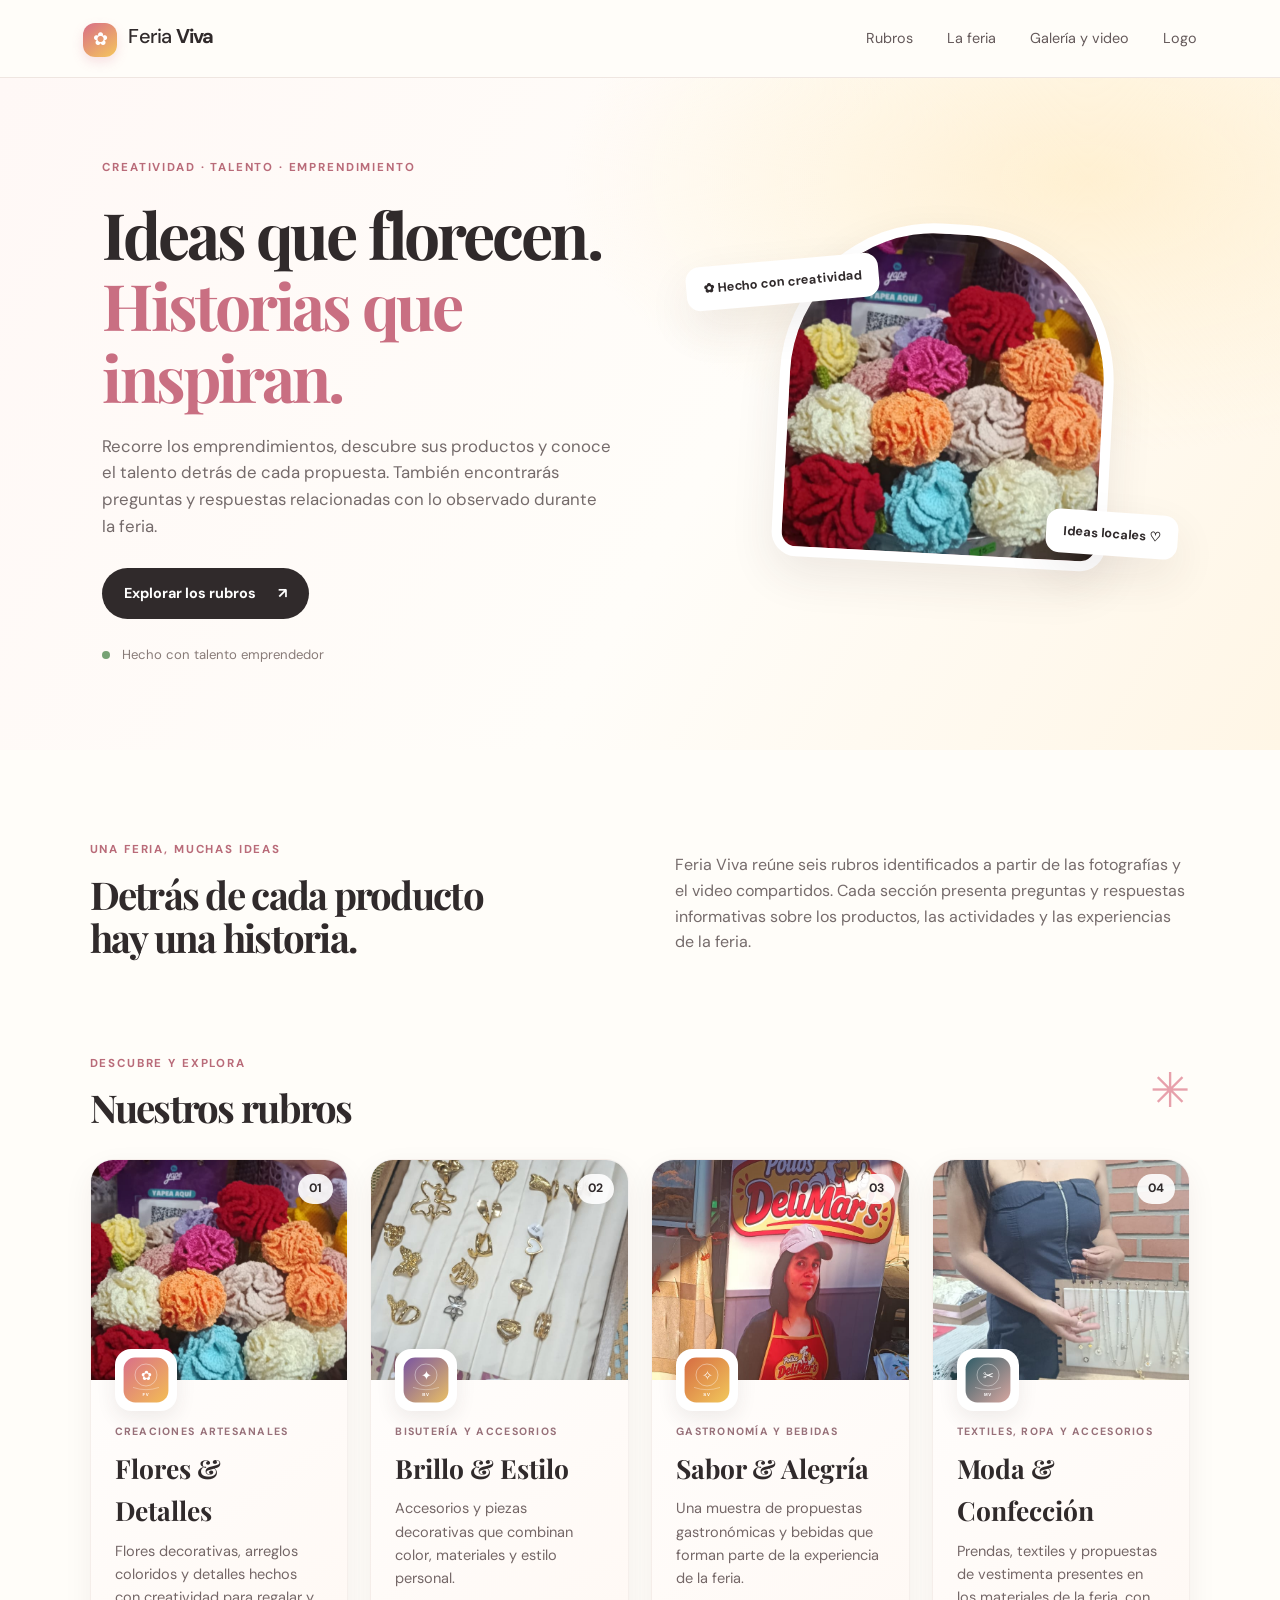
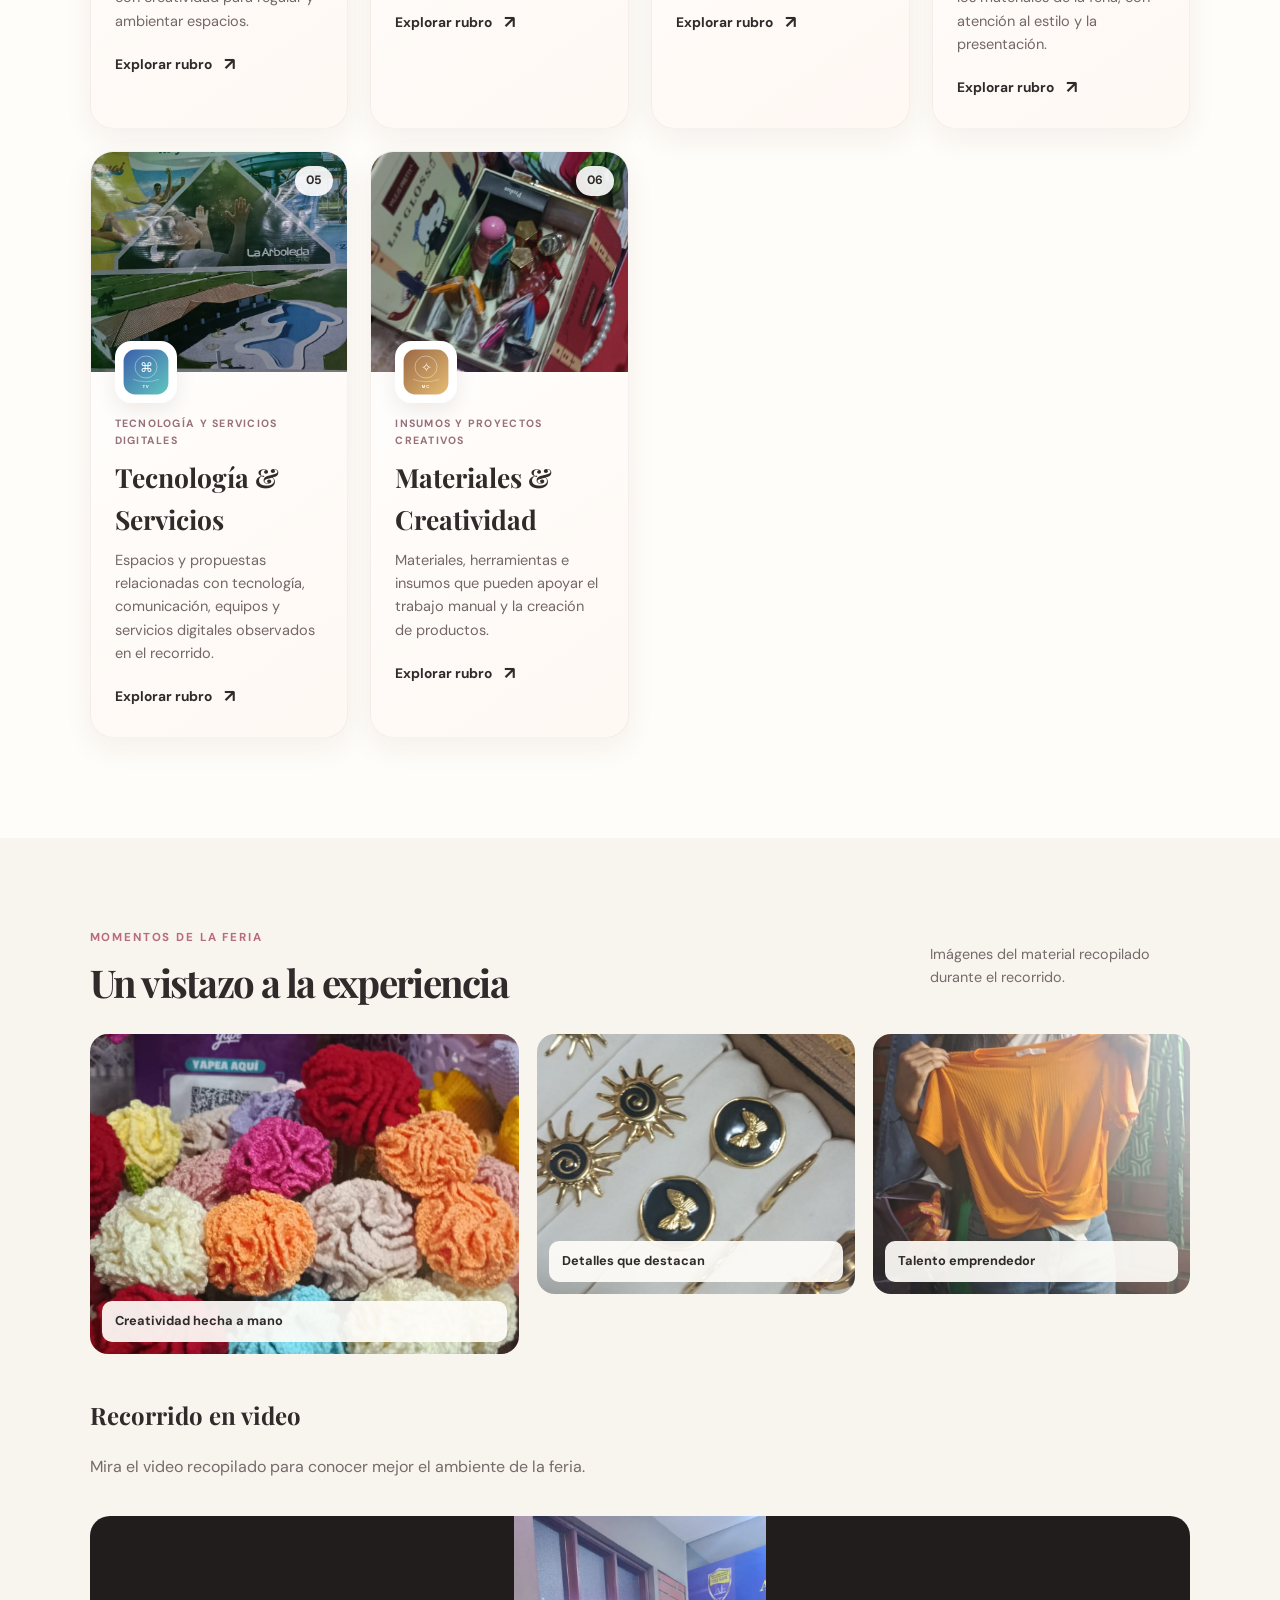
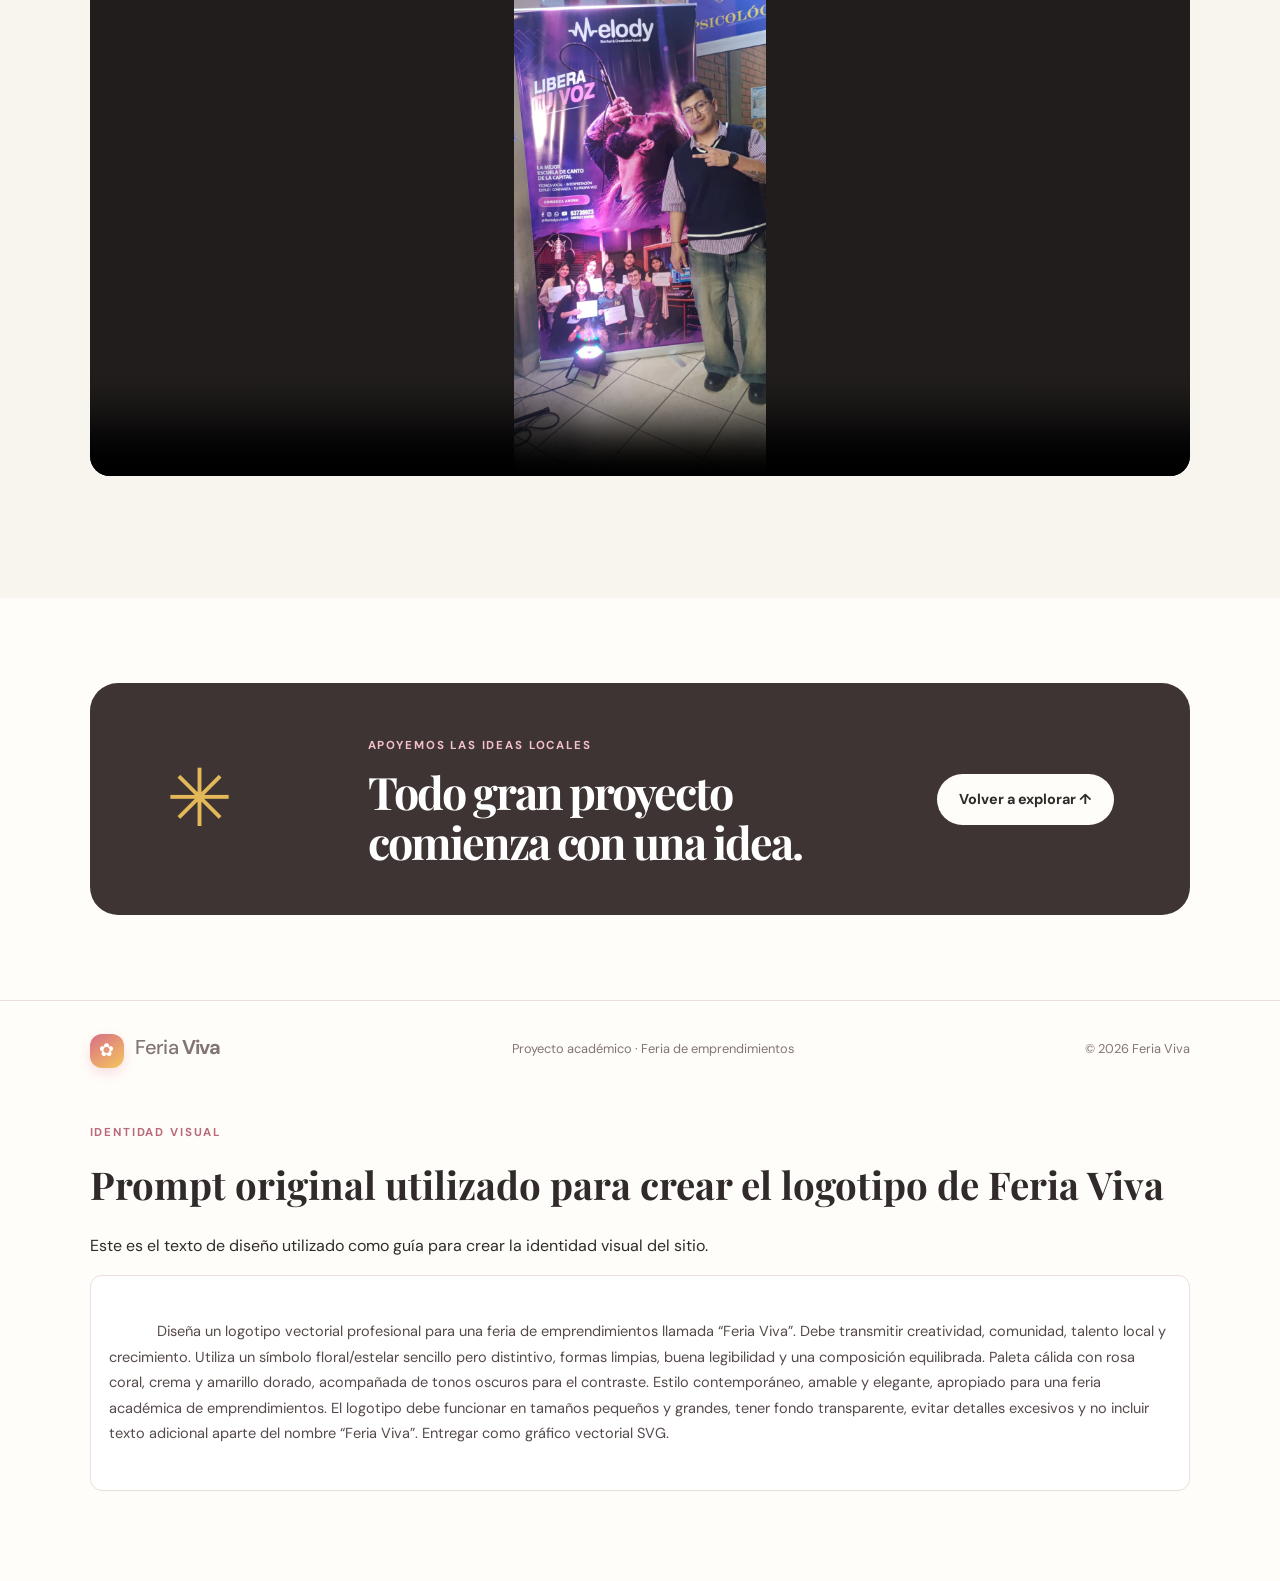
<file: index.html>
<!DOCTYPE html>
<html lang="es">
<head>
    <meta charset="utf-8"/>
    <meta content="width=device-width, initial-scale=1.0" name="viewport"/>
    <meta content="Explora los rubros y emprendimientos de Feria Viva, mira fotografías, videos y preguntas con sus respuestas." name="description"/>
    <title>Feria Viva | Emprendimientos</title>
    <link href="estilos.css" rel="stylesheet"/>
</head>
<body>

    <header class="site-header">
        <a class="brand" href="index.html">
            <span class="brand-mark">✿</span> Feria <strong>Viva</strong>
        </a>

        <button aria-expanded="false" aria-label="Abrir menú" class="menu-toggle">
            ☰
        </button>

        <nav class="main-nav">
            <a href="#emprendimientos">Rubros</a>
            <a href="#historia">La feria</a>
            <a href="#galeria">Galería y video</a>
            <a href="#prompt-logo">Logo</a>
        </nav>
    </header>

    <main>

        <section class="hero">
            <div class="hero-copy">
                <span class="eyebrow">CREATIVIDAD · TALENTO · EMPRENDIMIENTO</span>

                <h1>
                    Ideas que florecen.<br/>
                    <span>Historias que inspiran.</span>
                </h1>

                <p>
                    Recorre los emprendimientos, descubre sus productos y conoce el talento detrás de cada propuesta. También encontrarás preguntas y respuestas relacionadas con lo observado durante la feria.
                </p>

                <a class="button button-primary" href="#emprendimientos">
                    Explorar los rubros <span aria-hidden="true">↗</span>
                </a>

                <div class="hero-note">
                    <span class="note-dot"></span>
                    Hecho con talento emprendedor
                </div>
            </div>

            <div class="hero-art">
                <div class="hero-photo hero-photo-main">
                    <img
                        alt="Flores artesanales presentadas en la feria"
                        src="img/flores/flores-artesanales-1.jpg"
                    />
                </div>

                <div class="floating-tag tag-one">
                    ✿ Hecho con creatividad
                </div>

                <div class="floating-tag tag-two">
                    Ideas locales ♡
                </div>

                <div class="hero-circle"></div>
            </div>
        </section>

        <section class="intro section-wrap" id="historia">
            <div>
                <span class="eyebrow">UNA FERIA, MUCHAS IDEAS</span>

                <h2>
                    Detrás de cada producto<br/>
                    hay una historia.
                </h2>
            </div>

            <p>
                Feria Viva reúne seis rubros identificados a partir de las fotografías y el video compartidos. Cada sección presenta preguntas y respuestas informativas sobre los productos, las actividades y las experiencias de la feria.
            </p>
        </section>

        <section class="section-wrap businesses" id="emprendimientos">
            <div class="section-heading">
                <div>
                    <span class="eyebrow">DESCUBRE Y EXPLORA</span>
                    <h2>Nuestros rubros</h2>
                </div>

                <span class="heading-flower">✳</span>
            </div>

            <div class="business-grid">

                <article class="business-card card-pink">
                    <div class="card-image">
                        <img
                            alt="Fotografía de Flores &amp; Detalles"
                            loading="lazy"
                            src="img/flores/flores-artesanales-1.jpg"
                        />
                        <span class="card-number">01</span>
                    </div>

                    <div class="card-content">
                        <img
                            alt="Logo Flores &amp; Detalles"
                            class="mini-logo"
                            src="img/logos/logo-flores.svg"
                        />

                        <span class="category">CREACIONES ARTESANALES</span>
                        <h3>Flores &amp; Detalles</h3>

                        <p>
                            Flores decorativas, arreglos coloridos y detalles hechos con creatividad para regalar y ambientar espacios.
                        </p>

                        <a class="text-link" href="paginas/flores.html">
                            Explorar rubro <span>↗</span>
                        </a>
                    </div>
                </article>

                <article class="business-card card-cream">
                    <div class="card-image">
                        <img
                            alt="Fotografía de Brillo &amp; Estilo"
                            loading="lazy"
                            src="img/bisuteria/bisuteria-1.jpg"
                        />
                        <span class="card-number">02</span>
                    </div>

                    <div class="card-content">
                        <img
                            alt="Logo Brillo &amp; Estilo"
                            class="mini-logo"
                            src="img/logos/logo-bisuteria.svg"
                        />

                        <span class="category">BISUTERÍA Y ACCESORIOS</span>
                        <h3>Brillo &amp; Estilo</h3>

                        <p>
                            Accesorios y piezas decorativas que combinan color, materiales y estilo personal.
                        </p>

                        <a class="text-link" href="paginas/bisuteria.html">
                            Explorar rubro <span>↗</span>
                        </a>
                    </div>
                </article>

                <article class="business-card card-yellow">
                    <div class="card-image">
                        <img
                            alt="Fotografía de Sabor &amp; Alegría"
                            loading="lazy"
                            src="img/gastronomia/wa0161.jpg"
                        />
                        <span class="card-number">03</span>
                    </div>

                    <div class="card-content">
                        <img
                            alt="Logo Sabor &amp; Alegría"
                            class="mini-logo"
                            src="img/logos/logo-gastronomia.svg"
                        />

                        <span class="category">GASTRONOMÍA Y BEBIDAS</span>
                        <h3>Sabor &amp; Alegría</h3>

                        <p>
                            Una muestra de propuestas gastronómicas y bebidas que forman parte de la experiencia de la feria.
                        </p>

                        <a class="text-link" href="paginas/gastronomia.html">
                            Explorar rubro <span>↗</span>
                        </a>
                    </div>
                </article>

                <article class="business-card card-cream">
                    <div class="card-image">
                        <img
                            alt="Fotografía de Moda &amp; Confección"
                            loading="lazy"
                            src="img/moda/wa0149.jpg"
                        />
                        <span class="card-number">04</span>
                    </div>

                    <div class="card-content">
                        <img
                            alt="Logo Moda &amp; Confección"
                            class="mini-logo"
                            src="img/logos/logo-moda.svg"
                        />

                        <span class="category">TEXTILES, ROPA Y ACCESORIOS</span>
                        <h3>Moda &amp; Confección</h3>

                        <p>
                            Prendas, textiles y propuestas de vestimenta presentes en los materiales de la feria, con atención al estilo y la presentación.
                        </p>

                        <a class="text-link" href="paginas/moda.html">
                            Explorar rubro <span>↗</span>
                        </a>
                    </div>
                </article>

                <article class="business-card card-pink">
                    <div class="card-image">
                        <img
                            alt="Fotografía de Tecnología &amp; Servicios"
                            loading="lazy"
                            src="img/tecnologia/wa0144.jpg"
                        />
                        <span class="card-number">05</span>
                    </div>

                    <div class="card-content">
                        <img
                            alt="Logo Tecnología &amp; Servicios"
                            class="mini-logo"
                            src="img/logos/logo-tecnologia.svg"
                        />

                        <span class="category">TECNOLOGÍA Y SERVICIOS DIGITALES</span>
                        <h3>Tecnología &amp; Servicios</h3>

                        <p>
                            Espacios y propuestas relacionadas con tecnología, comunicación, equipos y servicios digitales observados en el recorrido.
                        </p>

                        <a class="text-link" href="paginas/tecnologia.html">
                            Explorar rubro <span>↗</span>
                        </a>
                    </div>
                </article>

                <article class="business-card card-yellow">
                    <div class="card-image">
                        <img
                            alt="Fotografía de Materiales &amp; Creatividad"
                            loading="lazy"
                            src="img/materiales/wa0155.jpg"
                        />
                        <span class="card-number">06</span>
                    </div>

                    <div class="card-content">
                        <img
                            alt="Logo Materiales &amp; Creatividad"
                            class="mini-logo"
                            src="img/logos/logo-materiales.svg"
                        />

                        <span class="category">INSUMOS Y PROYECTOS CREATIVOS</span>
                        <h3>Materiales &amp; Creatividad</h3>

                        <p>
                            Materiales, herramientas e insumos que pueden apoyar el trabajo manual y la creación de productos.
                        </p>

                        <a class="text-link" href="paginas/materiales.html">
                            Explorar rubro <span>↗</span>
                        </a>
                    </div>
                </article>

            </div>
        </section>

        <section class="gallery-section" id="galeria">
            <div class="section-wrap">
                <div class="section-heading">
                    <div>
                        <span class="eyebrow">MOMENTOS DE LA FERIA</span>
                        <h2>Un vistazo a la experiencia</h2>
                    </div>

                    <p>
                        Imágenes del material recopilado durante el recorrido.
                    </p>
                </div>

                <div class="gallery-grid">
                    <figure class="gallery-large">
                        <img
                            alt="Flores artesanales en exposición"
                            loading="lazy"
                            src="img/flores/flores-artesanales-1.jpg"
                        />
                        <figcaption>Creatividad hecha a mano</figcaption>
                    </figure>

                    <figure>
                        <img
                            alt="Accesorios en exhibición"
                            loading="lazy"
                            src="img/bisuteria/wa0164.jpg"
                        />
                        <figcaption>Detalles que destacan</figcaption>
                    </figure>

                    <figure>
                        <img
                            alt="Presentación de ropa"
                            loading="lazy"
                            src="img/moda/wa0172.jpg"
                        />
                        <figcaption>Talento emprendedor</figcaption>
                    </figure>
                </div>

                <h2 style="font-family:'Playfair Display',Georgia,serif;margin-top:42px">
                    Recorrido en video
                </h2>

                <p class="quiz-intro">
                    Mira el video recopilado para conocer mejor el ambiente de la feria.
                </p>

                <video
                    class="video-frame"
                    controls=""
                    poster="img/feria/feria-puesto-2.jpg"
                    preload="metadata"
                >
                    <source
                        src="video/recorrido-feria.mp4"
                        type="video/mp4"
                    />
                    Tu navegador no puede reproducir este video.
                </video>
            </div>
        </section>

        <section class="closing section-wrap">
            <div class="closing-star">✳</div>

            <div>
                <span class="eyebrow">APOYEMOS LAS IDEAS LOCALES</span>

                <h2>
                    Todo gran proyecto<br/>
                    comienza con una idea.
                </h2>
            </div>

            <a class="button button-light" href="#emprendimientos">
                Volver a explorar ↑
            </a>
        </section>

    </main>

    <footer class="site-footer">
        <a class="brand" href="index.html">
            <span class="brand-mark">✿</span> Feria <strong>Viva</strong>
        </a>

        <p>Proyecto académico · Feria de emprendimientos</p>

        <span>© <span id="year"></span> Feria Viva</span>
    </footer>

    <section class="section-wrap prompt-section" id="prompt-logo">
        <span class="eyebrow">IDENTIDAD VISUAL</span>

        <h2>
            Prompt original utilizado para crear el logotipo de Feria Viva
        </h2>

        <p>
            Este es el texto de diseño utilizado como guía para crear la identidad visual del sitio.
        </p>

        <p class="prompt-box">
            Diseña un logotipo vectorial profesional para una feria de emprendimientos llamada “Feria Viva”. Debe transmitir creatividad, comunidad, talento local y crecimiento. Utiliza un símbolo floral/estelar sencillo pero distintivo, formas limpias, buena legibilidad y una composición equilibrada. Paleta cálida con rosa coral, crema y amarillo dorado, acompañada de tonos oscuros para el contraste. Estilo contemporáneo, amable y elegante, apropiado para una feria académica de emprendimientos. El logotipo debe funcionar en tamaños pequeños y grandes, tener fondo transparente, evitar detalles excesivos y no incluir texto adicional aparte del nombre “Feria Viva”. Entregar como gráfico vectorial SVG.
        </p>
    </section>

    <script src="script.js"></script>

</body>
</html>
</file>
<file: estilos.css>
@import url('https://fonts.googleapis.com/css2?family=DM+Sans:wght@400;500;600;700&family=Playfair+Display:wght@500;600;700&display=swap');
:root{--ink:#302a2b;--muted:#756b6b;--pink:#f5a4b3;--pink-light:#fff0f2;--cream:#f7f0e5;--yellow:#f5c75d;--green:#59785d;--white:#fffdf9;--line:#eadfda;--shadow:0 18px 45px rgba(66,42,39,.09)}
*{box-sizing:border-box}html{scroll-behavior:smooth;scroll-padding-top:90px}body{margin:0;background:var(--white);color:var(--ink);font-family:'DM Sans',Arial,sans-serif;line-height:1.6}img{max-width:100%;display:block}a{color:inherit;text-decoration:none}.site-header{height:78px;padding:0 6.5%;display:flex;align-items:center;justify-content:space-between;background:rgba(255,253,249,.95);border-bottom:1px solid rgba(234,223,218,.75);position:sticky;top:0;z-index:10;backdrop-filter:blur(12px)}.brand{font-size:1.25rem;font-weight:500;letter-spacing:-.04em}.brand strong{font-weight:700}.brand-mark{color:#df7489;font-size:1.7rem;margin-right:7px;vertical-align:-2px}.main-nav{display:flex;gap:34px;font-size:.9rem;color:#64595a}.main-nav a:hover,.text-link:hover{color:#c35d75}.menu-toggle{display:none;border:0;background:transparent;font-size:1.5rem}.hero{min-height:570px;padding:75px 8% 85px;display:grid;grid-template-columns:1.05fr .95fr;gap:40px;align-items:center;background:radial-gradient(ellipse at 85% 15%,#fff0d2 0,transparent 34%),linear-gradient(120deg,#fff8f6 0%,#fffdf9 56%,#fff6e6 100%);overflow:hidden}.hero-copy{max-width:610px;position:relative;z-index:1}.eyebrow{font-size:.72rem;font-weight:700;letter-spacing:.16em;color:#b96b79}.hero h1,.section-heading h2,.intro h2,.closing h2,.detail-hero h1{font-family:'Playfair Display',Georgia,serif;letter-spacing:-.045em;line-height:1.12}.hero h1{font-size:clamp(2.7rem,5vw,4.7rem);margin:19px 0 20px}.hero h1 span{color:#c96f82}.hero-copy>p{max-width:510px;color:var(--muted);font-size:1.05rem;margin-bottom:28px}.button{display:inline-flex;gap:22px;align-items:center;border-radius:999px;padding:14px 22px;font-weight:700;font-size:.9rem;transition:transform .2s,box-shadow .2s}.button:hover{transform:translateY(-3px);box-shadow:var(--shadow)}.button-primary{background:var(--ink);color:white}.hero-note{margin-top:25px;color:#887b78;font-size:.82rem}.note-dot{display:inline-block;width:8px;height:8px;background:#77a274;border-radius:50%;margin-right:8px}.hero-art{height:390px;position:relative}.hero-photo{position:absolute;overflow:hidden;border:10px solid #fff;border-radius:46% 46% 25px 25px;box-shadow:var(--shadow);background:#f8dfe2}.hero-photo-main{width:68%;height:340px;right:13%;top:10px;transform:rotate(3deg)}.hero-photo img{width:100%;height:100%;object-fit:cover}.hero-circle{position:absolute;width:95px;height:95px;border-radius:50%;background:#f5c75d;opacity:.65;right:0;bottom:8px;z-index:-1}.floating-tag{position:absolute;background:white;padding:12px 17px;border-radius:14px;box-shadow:var(--shadow);font-size:.8rem;font-weight:700}.tag-one{top:46px;left:0;transform:rotate(-5deg)}.tag-two{right:0;bottom:48px;transform:rotate(4deg)}.section-wrap{width:min(1120px,86%);margin:0 auto}.intro{padding:85px 0 45px;display:grid;grid-template-columns:1fr 1fr;gap:70px;align-items:end}.intro h2,.section-heading h2{font-size:clamp(2rem,3vw,3rem);margin:12px 0 0}.intro>p{color:var(--muted);margin:0 0 4px}.businesses{padding:45px 0 100px}.section-heading{display:flex;align-items:end;justify-content:space-between;gap:20px;margin-bottom:30px}.heading-flower{font-size:3rem;color:#e7a0ab}.business-grid{display:grid;grid-template-columns:repeat(3,1fr);gap:22px}.business-card{border-radius:23px;overflow:hidden;box-shadow:0 10px 30px rgba(66,42,39,.06);border:1px solid rgba(80,50,40,.06);transition:transform .25s,box-shadow .25s}.business-card:hover{transform:translateY(-7px);box-shadow:var(--shadow)}.card-pink{background:#fff0f2}.card-cream{background:#f8f2e8}.card-yellow{background:#fff4d7}.card-image{height:220px;position:relative;background:#eee}.card-image img{height:100%;width:100%;object-fit:cover;transition:transform .5s}.business-card:hover .card-image img{transform:scale(1.04)}.card-number{position:absolute;right:14px;top:14px;background:rgba(255,255,255,.9);border-radius:99px;padding:5px 11px;font-size:.76rem;font-weight:700}.card-content{padding:23px 24px 27px;position:relative}.mini-logo{width:62px;height:62px;object-fit:contain;border-radius:16px;background:white;padding:3px;margin-top:-54px;position:relative;border:4px solid rgba(255,255,255,.9);margin-bottom:13px}.category{display:block;font-size:.66rem;letter-spacing:.12em;font-weight:700;color:#98717a}.card-content h3{font-family:'Playfair Display',Georgia,serif;font-size:1.65rem;margin:6px 0 8px}.card-content p{font-size:.91rem;color:#746767;min-height:55px;margin:0 0 17px}.text-link{font-weight:700;font-size:.86rem;display:inline-flex;gap:12px;align-items:center}.text-link span{font-size:1.1rem}.gallery-section{background:#f8f4ee;padding:85px 0 95px}.gallery-section .section-heading>p{color:var(--muted);max-width:260px;font-size:.9rem}.gallery-grid{display:grid;grid-template-columns:1.35fr 1fr 1fr;gap:18px}.gallery-grid figure{margin:0;position:relative;height:260px;border-radius:18px;overflow:hidden;background:#ddd}.gallery-grid .gallery-large{height:320px;grid-row:span 1}.gallery-grid img{width:100%;height:100%;object-fit:cover;transition:transform .4s}.gallery-grid figure:hover img{transform:scale(1.04)}.gallery-grid figcaption{position:absolute;left:12px;right:12px;bottom:12px;background:rgba(255,253,249,.92);border-radius:10px;padding:10px 13px;font-size:.8rem;font-weight:700}.closing{margin:85px auto;background:#3d3433;color:white;border-radius:28px;padding:48px 6%;display:flex;align-items:center;justify-content:space-between;gap:25px;position:relative;overflow:hidden}.closing .eyebrow{color:#f5c1c9}.closing h2{font-size:clamp(2rem,3.5vw,3rem);margin:10px 0 0}.closing-star{font-size:5rem;color:#f5c75d;opacity:.9}.button-light{background:#fffdf9;color:var(--ink);white-space:nowrap}.site-footer{padding:30px 7%;border-top:1px solid var(--line);display:flex;align-items:center;justify-content:space-between;gap:20px;color:#817575;font-size:.8rem}.site-footer p{margin:0}.detail-hero{padding:65px 7% 60px;background:linear-gradient(120deg,#fff0f2,#fffdf9);display:grid;grid-template-columns:1fr .7fr;gap:40px;align-items:center}.detail-hero .detail-logo{width:min(280px,70%);justify-self:center;filter:drop-shadow(0 15px 20px rgba(60,30,30,.08))}.detail-hero h1{font-size:clamp(2.7rem,5vw,4.3rem);margin:15px 0}.detail-hero p{max-width:580px;color:var(--muted)}.detail-content{padding:55px 0 85px}.detail-two-col{display:grid;grid-template-columns:1fr 1fr;gap:24px;margin:25px 0}.info-panel{padding:27px;border-radius:20px;background:#f8f3ed}.info-panel h2{font-family:'Playfair Display',Georgia,serif;margin:0 0 12px;font-size:1.6rem}.info-panel p{color:#6f6563}.prompt-box{white-space:pre-wrap;font-size:.91rem;background:white;border:1px solid var(--line);padding:18px;border-radius:12px;color:#554a49}.detail-gallery{display:grid;grid-template-columns:repeat(3,1fr);gap:15px;margin:25px 0 40px}.detail-gallery img{width:100%;height:240px;object-fit:cover;border-radius:16px}.back-link{display:inline-block;margin-top:12px;font-weight:700;color:#b65f72}.notice{padding:14px 17px;border-left:4px solid #e5b44f;background:#fff7df;border-radius:0 12px 12px 0;color:#6d5a34;font-size:.88rem}
@media(max-width:800px){.site-header{height:68px;padding:0 6%}.menu-toggle{display:block}.main-nav{display:none;position:absolute;top:68px;left:0;right:0;background:var(--white);padding:20px 7%;flex-direction:column;gap:18px;border-bottom:1px solid var(--line)}.main-nav.open{display:flex}.hero{grid-template-columns:1fr;padding:55px 7% 65px;gap:20px}.hero-art{height:330px;max-width:500px;width:100%;margin:auto}.hero-photo-main{height:290px}.intro{grid-template-columns:1fr;gap:15px;padding-top:60px}.business-grid{grid-template-columns:1fr 1fr}.business-card:last-child{grid-column:1/-1;max-width:calc(50% - 11px)}.gallery-grid{grid-template-columns:1fr 1fr}.gallery-grid .gallery-large{grid-column:1/-1;height:300px}.closing{flex-wrap:wrap}.closing-star{font-size:3rem}.site-footer{flex-wrap:wrap}.detail-hero{grid-template-columns:1fr}.detail-hero .detail-logo{width:180px;grid-row:1}.detail-two-col{grid-template-columns:1fr}}
@media(max-width:540px){.hero h1{font-size:2.75rem}.hero-art{height:285px}.hero-photo-main{height:250px;width:70%;right:12%}.floating-tag{font-size:.72rem;padding:9px 12px}.intro h2,.section-heading h2{font-size:2.1rem}.section-heading{align-items:start}.business-grid{grid-template-columns:1fr}.business-card:last-child{grid-column:auto;max-width:none}.card-image{height:235px}.gallery-section{padding:60px 0}.gallery-grid{grid-template-columns:1fr}.gallery-grid .gallery-large,.gallery-grid figure{height:250px;grid-column:auto}.closing{padding:35px 25px;margin:55px auto}.closing-star{display:none}.site-footer{flex-direction:column;align-items:flex-start}.detail-gallery{grid-template-columns:1fr 1fr}.detail-gallery img{height:170px}.detail-hero{padding:45px 7%}.section-wrap{width:88%}}

/* Mejoras de identidad, nuevos rubros y cuestionarios */
.brand-mark{display:inline-grid;place-items:center;width:34px;height:34px;border-radius:12px;background:linear-gradient(145deg,#d86e87,#f5c75d);color:#fff!important;font-size:1.15rem;box-shadow:0 5px 12px #d86e8733}.mini-logo{box-shadow:0 7px 20px #39292b16}.business-grid{grid-template-columns:repeat(auto-fit,minmax(245px,1fr))}.business-card{background:linear-gradient(145deg,#fff,#fff8f3)}.card-image img{object-position:center}.quiz-box{margin:40px 0;padding:clamp(22px,4vw,38px);border-radius:24px;background:linear-gradient(135deg,#fff7ef,#f7f3ff);border:1px solid #eee1dd}.quiz-box h2{font-family:'Playfair Display',Georgia,serif;font-size:2rem;margin:8px 0}.quiz-intro{color:var(--muted)}.quiz-question{padding:20px 0;border-bottom:1px solid #e8deda}.quiz-question:last-of-type{border:0}.quiz-question h3{font-size:1rem;margin:0 0 12px}.quiz-options{display:grid;gap:9px}.quiz-options label{display:flex;align-items:flex-start;gap:10px;padding:11px 13px;border-radius:12px;background:#fff;cursor:pointer;border:1px solid #eee5e0}.quiz-options label:has(input:checked){border-color:#c77c8d;background:#fff0f3}.quiz-options input{margin-top:5px;accent-color:#bd637b}.quiz-actions{display:flex;align-items:center;gap:16px;flex-wrap:wrap;margin-top:20px}.quiz-result{font-weight:700;color:#47724d}.quiz-feedback{margin-top:14px;color:var(--muted);font-size:.9rem}.video-frame{width:100%;max-height:560px;border-radius:20px;background:#211d1d;margin:20px 0}.gallery-grid img,.detail-gallery img{background:#eee}.business-card .category{min-height:1.2em}.new-badge{display:inline-block;background:#e7f2e8;color:#416747;border-radius:999px;padding:5px 10px;font-size:.7rem;font-weight:700;margin-bottom:10px}

/* Preguntas y respuestas informativas: sin formulario ni puntuación */
.qa-item{padding:18px 0;border-bottom:1px solid #e8deda}.qa-item:last-child{border-bottom:0}.qa-item h3{font-size:1.03rem;margin:0 0 8px;color:var(--ink)}.qa-answer{margin:0;color:#6f6563}.qa-answer strong{color:#4d4141}.prompt-section{padding:20px 0 75px}.prompt-section h2{font-family:'Playfair Display',Georgia,serif;font-size:clamp(1.8rem,3vw,2.5rem);margin:10px 0 18px}.prompt-section .prompt-box{line-height:1.75}

/* =========================================
   PROMPTS UTILIZADOS PARA CREAR LOS LOGOS
   ========================================= */

.seccion-prompt {
    width: 100%;
    padding: 45px 20px;
    margin-top: 35px;
    box-sizing: border-box;
}

.contenedor-prompt {
    width: 100%;
    max-width: 1000px;
    margin: 0 auto;
}

.seccion-prompt h2 {
    text-align: center;
    margin-bottom: 15px;
    font-size: 28px;
}

.descripcion-prompt {
    text-align: center;
    line-height: 1.7;
    margin-bottom: 25px;
}

.tarjeta-prompt {
    padding: 25px;
    border-radius: 12px;
    border: 1px solid rgba(128, 128, 128, 0.4);
    box-sizing: border-box;
}

.tarjeta-prompt h3 {
    margin-top: 0;
    margin-bottom: 15px;
    font-size: 20px;
}

.tarjeta-prompt p {
    line-height: 1.8;
    margin-bottom: 0;
    overflow-wrap: anywhere;
}

/* ADAPTACIÓN PARA CELULARES */

@media (max-width: 600px) {

    .seccion-prompt {
        padding: 30px 15px;
    }

    .seccion-prompt h2 {
        font-size: 23px;
    }

    .tarjeta-prompt {
        padding: 18px;
    }
}
</file>
